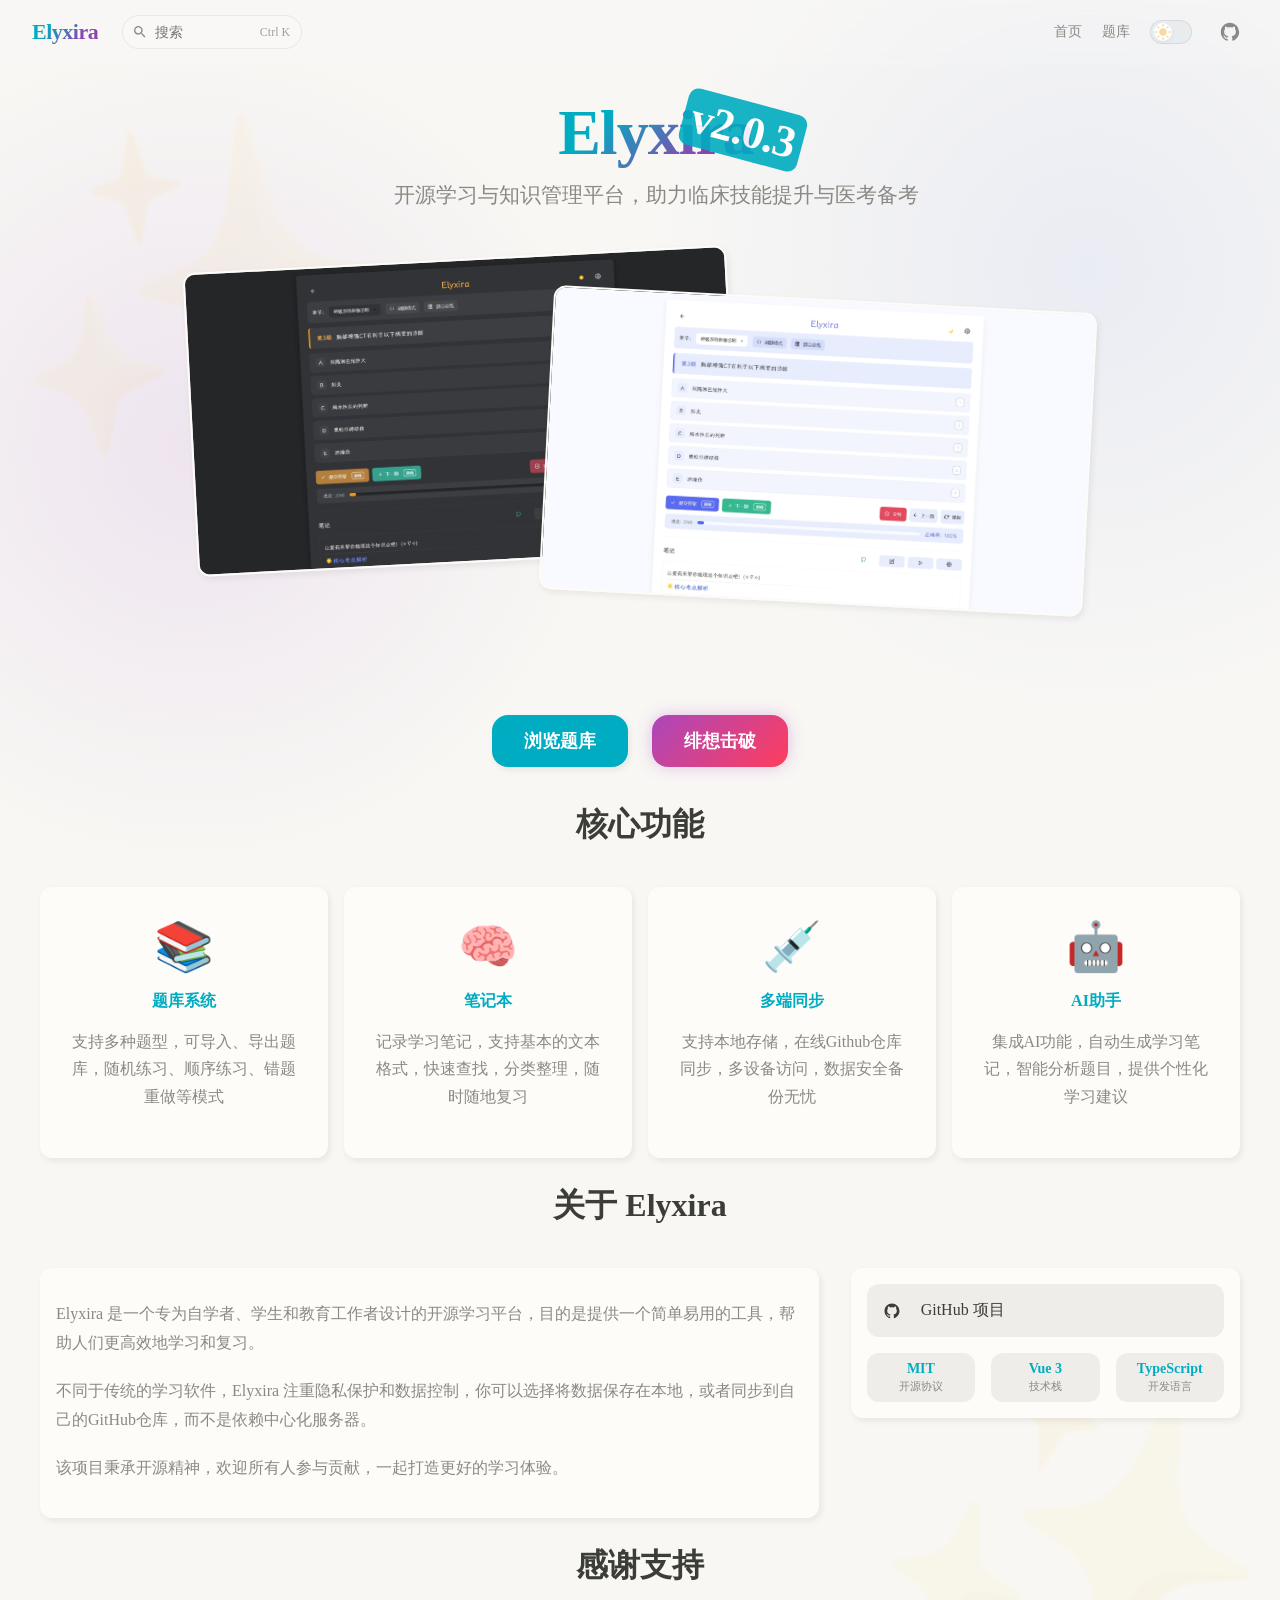
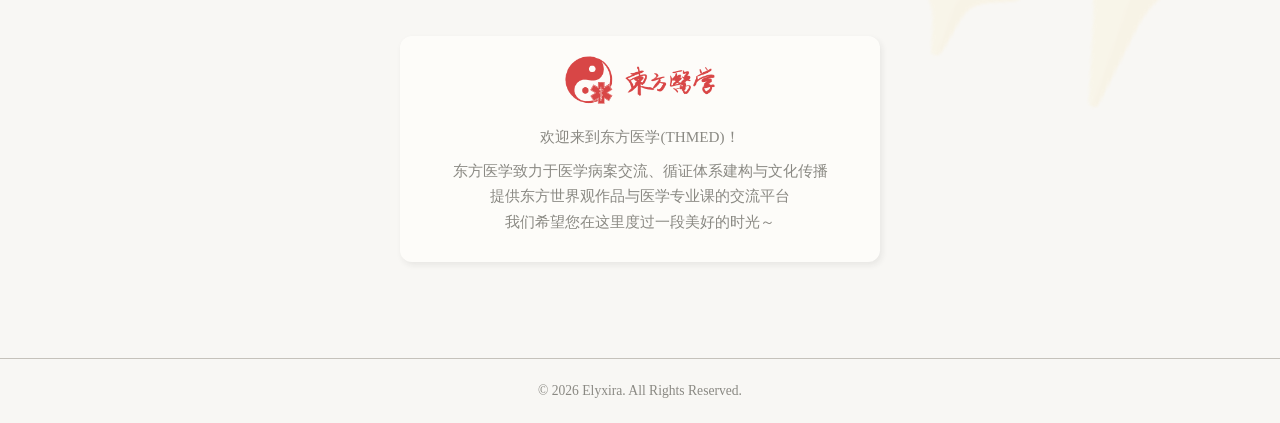
<file: index.html>
<!doctype html>
<html lang="zh-CN">
  <head>
    <meta charset="UTF-8" />
    <!-- 简单的emoji favicon方法 -->
    <link
      rel="icon"
      href="data:image/svg+xml,<svg viewBox='0 0 18 20' xmlns='http://www.w3.org/2000/svg'><text x='0' y='15'>📖</text></svg>"
    />
    <meta name="viewport" content="width=device-width, initial-scale=1.0" />
    <meta name="robots" content="noindex,nofollow" />
    <meta name="description" content="306 西综日常刷题：按科目或年份练习，支持错题、笔记与 AI 解析" />
    <meta name="theme-color" content="#3182ce" />
    <title>306 西综日常刷题</title>
    <style>
      @font-face {
        font-family: 'Emoji';
        src:
          local('Apple Color Emoji'), local('Android Emoji'), local('Segoe UI Emoji'),
          local('Noto Color Emoji');
        unicode-range: U+1F300-1F5FF, U+1F600-1F64F, U+1F680-1F6FF, U+2600-26FF;
      }
    </style>
    <script type="module" crossorigin src="./assets/index-C1BrB4mt.js"></script>
    <link rel="stylesheet" crossorigin href="./assets/index-DWLVpOii.css">
  </head>

  <body>
    <div id="app"></div>
  </body>
</html>
</file>
<file: assets/index-DWLVpOii.css>
.Vue-Toastification__container{z-index:9999;position:fixed;padding:4px;width:600px;box-sizing:border-box;display:flex;min-height:100%;color:#fff;flex-direction:column;pointer-events:none}@media only screen and (min-width : 600px){.Vue-Toastification__container.top-left,.Vue-Toastification__container.top-right,.Vue-Toastification__container.top-center{top:1em}.Vue-Toastification__container.bottom-left,.Vue-Toastification__container.bottom-right,.Vue-Toastification__container.bottom-center{bottom:1em;flex-direction:column-reverse}.Vue-Toastification__container.top-left,.Vue-Toastification__container.bottom-left{left:1em}.Vue-Toastification__container.top-left .Vue-Toastification__toast,.Vue-Toastification__container.bottom-left .Vue-Toastification__toast{margin-right:auto}@supports not (-moz-appearance: none){.Vue-Toastification__container.top-left .Vue-Toastification__toast--rtl,.Vue-Toastification__container.bottom-left .Vue-Toastification__toast--rtl{margin-right:unset;margin-left:auto}}.Vue-Toastification__container.top-right,.Vue-Toastification__container.bottom-right{right:1em}.Vue-Toastification__container.top-right .Vue-Toastification__toast,.Vue-Toastification__container.bottom-right .Vue-Toastification__toast{margin-left:auto}@supports not (-moz-appearance: none){.Vue-Toastification__container.top-right .Vue-Toastification__toast--rtl,.Vue-Toastification__container.bottom-right .Vue-Toastification__toast--rtl{margin-left:unset;margin-right:auto}}.Vue-Toastification__container.top-center,.Vue-Toastification__container.bottom-center{left:50%;margin-left:-300px}.Vue-Toastification__container.top-center .Vue-Toastification__toast,.Vue-Toastification__container.bottom-center .Vue-Toastification__toast{margin-left:auto;margin-right:auto}}@media only screen and (max-width : 600px){.Vue-Toastification__container{width:100vw;padding:0;left:0;margin:0}.Vue-Toastification__container .Vue-Toastification__toast{width:100%}.Vue-Toastification__container.top-left,.Vue-Toastification__container.top-right,.Vue-Toastification__container.top-center{top:0}.Vue-Toastification__container.bottom-left,.Vue-Toastification__container.bottom-right,.Vue-Toastification__container.bottom-center{bottom:0;flex-direction:column-reverse}}.Vue-Toastification__toast{display:inline-flex;position:relative;max-height:800px;min-height:64px;box-sizing:border-box;margin-bottom:1rem;padding:22px 24px;border-radius:8px;box-shadow:0 1px 10px #0000001a,0 2px 15px #0000000d;justify-content:space-between;font-family:Lato,Helvetica,Roboto,Arial,sans-serif;max-width:600px;min-width:326px;pointer-events:auto;overflow:hidden;transform:translateZ(0);direction:ltr}.Vue-Toastification__toast--rtl{direction:rtl}.Vue-Toastification__toast--default{background-color:#1976d2;color:#fff}.Vue-Toastification__toast--info{background-color:#2196f3;color:#fff}.Vue-Toastification__toast--success{background-color:#4caf50;color:#fff}.Vue-Toastification__toast--error{background-color:#ff5252;color:#fff}.Vue-Toastification__toast--warning{background-color:#ffc107;color:#fff}@media only screen and (max-width : 600px){.Vue-Toastification__toast{border-radius:0;margin-bottom:.5rem}}.Vue-Toastification__toast-body{flex:1;line-height:24px;font-size:16px;word-break:break-word;white-space:pre-wrap}.Vue-Toastification__toast-component-body{flex:1}.Vue-Toastification__toast.disable-transition{animation:none!important}.Vue-Toastification__close-button{font-weight:700;font-size:24px;line-height:24px;background:transparent;outline:none;border:none;padding:0 0 0 10px;cursor:pointer;transition:.3s ease;align-items:center;color:#fff;opacity:.3;transition:visibility 0s,opacity .2s linear}.Vue-Toastification__close-button:hover,.Vue-Toastification__close-button:focus{opacity:1}.Vue-Toastification__toast:not(:hover) .Vue-Toastification__close-button.show-on-hover{opacity:0}.Vue-Toastification__toast--rtl .Vue-Toastification__close-button{padding-left:unset;padding-right:10px}@keyframes scale-x-frames{0%{transform:scaleX(1)}to{transform:scaleX(0)}}.Vue-Toastification__progress-bar{position:absolute;bottom:0;left:0;width:100%;height:5px;z-index:10000;background-color:#ffffffb3;transform-origin:left;animation:scale-x-frames linear 1 forwards}.Vue-Toastification__toast--rtl .Vue-Toastification__progress-bar{right:0;left:unset;transform-origin:right}.Vue-Toastification__icon{margin:auto 18px auto 0;background:transparent;outline:none;border:none;padding:0;transition:.3s ease;align-items:center;width:20px;height:100%}.Vue-Toastification__toast--rtl .Vue-Toastification__icon{margin:auto 0 auto 18px}@keyframes bounceInRight{0%,60%,75%,90%,to{animation-timing-function:cubic-bezier(.215,.61,.355,1)}0%{opacity:0;transform:translate3d(3000px,0,0)}60%{opacity:1;transform:translate3d(-25px,0,0)}75%{transform:translate3d(10px,0,0)}90%{transform:translate3d(-5px,0,0)}to{transform:none}}@keyframes bounceOutRight{40%{opacity:1;transform:translate3d(-20px,0,0)}to{opacity:0;transform:translate3d(1000px,0,0)}}@keyframes bounceInLeft{0%,60%,75%,90%,to{animation-timing-function:cubic-bezier(.215,.61,.355,1)}0%{opacity:0;transform:translate3d(-3000px,0,0)}60%{opacity:1;transform:translate3d(25px,0,0)}75%{transform:translate3d(-10px,0,0)}90%{transform:translate3d(5px,0,0)}to{transform:none}}@keyframes bounceOutLeft{20%{opacity:1;transform:translate3d(20px,0,0)}to{opacity:0;transform:translate3d(-2000px,0,0)}}@keyframes bounceInUp{0%,60%,75%,90%,to{animation-timing-function:cubic-bezier(.215,.61,.355,1)}0%{opacity:0;transform:translate3d(0,3000px,0)}60%{opacity:1;transform:translate3d(0,-20px,0)}75%{transform:translate3d(0,10px,0)}90%{transform:translate3d(0,-5px,0)}to{transform:translateZ(0)}}@keyframes bounceOutUp{20%{transform:translate3d(0,-10px,0)}40%,45%{opacity:1;transform:translate3d(0,20px,0)}to{opacity:0;transform:translate3d(0,-2000px,0)}}@keyframes bounceInDown{0%,60%,75%,90%,to{animation-timing-function:cubic-bezier(.215,.61,.355,1)}0%{opacity:0;transform:translate3d(0,-3000px,0)}60%{opacity:1;transform:translate3d(0,25px,0)}75%{transform:translate3d(0,-10px,0)}90%{transform:translate3d(0,5px,0)}to{transform:none}}@keyframes bounceOutDown{20%{transform:translate3d(0,10px,0)}40%,45%{opacity:1;transform:translate3d(0,-20px,0)}to{opacity:0;transform:translate3d(0,2000px,0)}}.Vue-Toastification__bounce-enter-active.top-left,.Vue-Toastification__bounce-enter-active.bottom-left{animation-name:bounceInLeft}.Vue-Toastification__bounce-enter-active.top-right,.Vue-Toastification__bounce-enter-active.bottom-right{animation-name:bounceInRight}.Vue-Toastification__bounce-enter-active.top-center{animation-name:bounceInDown}.Vue-Toastification__bounce-enter-active.bottom-center{animation-name:bounceInUp}.Vue-Toastification__bounce-leave-active:not(.disable-transition).top-left,.Vue-Toastification__bounce-leave-active:not(.disable-transition).bottom-left{animation-name:bounceOutLeft}.Vue-Toastification__bounce-leave-active:not(.disable-transition).top-right,.Vue-Toastification__bounce-leave-active:not(.disable-transition).bottom-right{animation-name:bounceOutRight}.Vue-Toastification__bounce-leave-active:not(.disable-transition).top-center{animation-name:bounceOutUp}.Vue-Toastification__bounce-leave-active:not(.disable-transition).bottom-center{animation-name:bounceOutDown}.Vue-Toastification__bounce-leave-active,.Vue-Toastification__bounce-enter-active{animation-duration:.75s;animation-fill-mode:both}.Vue-Toastification__bounce-move{transition-timing-function:ease-in-out;transition-property:all;transition-duration:.4s}@keyframes fadeOutTop{0%{transform:translateY(0);opacity:1}to{transform:translateY(-50px);opacity:0}}@keyframes fadeOutLeft{0%{transform:translate(0);opacity:1}to{transform:translate(-50px);opacity:0}}@keyframes fadeOutBottom{0%{transform:translateY(0);opacity:1}to{transform:translateY(50px);opacity:0}}@keyframes fadeOutRight{0%{transform:translate(0);opacity:1}to{transform:translate(50px);opacity:0}}@keyframes fadeInLeft{0%{transform:translate(-50px);opacity:0}to{transform:translate(0);opacity:1}}@keyframes fadeInRight{0%{transform:translate(50px);opacity:0}to{transform:translate(0);opacity:1}}@keyframes fadeInTop{0%{transform:translateY(-50px);opacity:0}to{transform:translateY(0);opacity:1}}@keyframes fadeInBottom{0%{transform:translateY(50px);opacity:0}to{transform:translateY(0);opacity:1}}.Vue-Toastification__fade-enter-active.top-left,.Vue-Toastification__fade-enter-active.bottom-left{animation-name:fadeInLeft}.Vue-Toastification__fade-enter-active.top-right,.Vue-Toastification__fade-enter-active.bottom-right{animation-name:fadeInRight}.Vue-Toastification__fade-enter-active.top-center{animation-name:fadeInTop}.Vue-Toastification__fade-enter-active.bottom-center{animation-name:fadeInBottom}.Vue-Toastification__fade-leave-active:not(.disable-transition).top-left,.Vue-Toastification__fade-leave-active:not(.disable-transition).bottom-left{animation-name:fadeOutLeft}.Vue-Toastification__fade-leave-active:not(.disable-transition).top-right,.Vue-Toastification__fade-leave-active:not(.disable-transition).bottom-right{animation-name:fadeOutRight}.Vue-Toastification__fade-leave-active:not(.disable-transition).top-center{animation-name:fadeOutTop}.Vue-Toastification__fade-leave-active:not(.disable-transition).bottom-center{animation-name:fadeOutBottom}.Vue-Toastification__fade-leave-active,.Vue-Toastification__fade-enter-active{animation-duration:.75s;animation-fill-mode:both}.Vue-Toastification__fade-move{transition-timing-function:ease-in-out;transition-property:all;transition-duration:.4s}@keyframes slideInBlurredLeft{0%{transform:translate(-1000px) scaleX(2.5) scaleY(.2);transform-origin:100% 50%;filter:blur(40px);opacity:0}to{transform:translate(0) scaleY(1) scaleX(1);transform-origin:50% 50%;filter:blur(0);opacity:1}}@keyframes slideInBlurredTop{0%{transform:translateY(-1000px) scaleY(2.5) scaleX(.2);transform-origin:50% 0%;filter:blur(240px);opacity:0}to{transform:translateY(0) scaleY(1) scaleX(1);transform-origin:50% 50%;filter:blur(0);opacity:1}}@keyframes slideInBlurredRight{0%{transform:translate(1000px) scaleX(2.5) scaleY(.2);transform-origin:0% 50%;filter:blur(40px);opacity:0}to{transform:translate(0) scaleY(1) scaleX(1);transform-origin:50% 50%;filter:blur(0);opacity:1}}@keyframes slideInBlurredBottom{0%{transform:translateY(1000px) scaleY(2.5) scaleX(.2);transform-origin:50% 100%;filter:blur(240px);opacity:0}to{transform:translateY(0) scaleY(1) scaleX(1);transform-origin:50% 50%;filter:blur(0);opacity:1}}@keyframes slideOutBlurredTop{0%{transform:translateY(0) scaleY(1) scaleX(1);transform-origin:50% 0%;filter:blur(0);opacity:1}to{transform:translateY(-1000px) scaleY(2) scaleX(.2);transform-origin:50% 0%;filter:blur(240px);opacity:0}}@keyframes slideOutBlurredBottom{0%{transform:translateY(0) scaleY(1) scaleX(1);transform-origin:50% 50%;filter:blur(0);opacity:1}to{transform:translateY(1000px) scaleY(2) scaleX(.2);transform-origin:50% 100%;filter:blur(240px);opacity:0}}@keyframes slideOutBlurredLeft{0%{transform:translate(0) scaleY(1) scaleX(1);transform-origin:50% 50%;filter:blur(0);opacity:1}to{transform:translate(-1000px) scaleX(2) scaleY(.2);transform-origin:100% 50%;filter:blur(40px);opacity:0}}@keyframes slideOutBlurredRight{0%{transform:translate(0) scaleY(1) scaleX(1);transform-origin:50% 50%;filter:blur(0);opacity:1}to{transform:translate(1000px) scaleX(2) scaleY(.2);transform-origin:0% 50%;filter:blur(40px);opacity:0}}.Vue-Toastification__slideBlurred-enter-active.top-left,.Vue-Toastification__slideBlurred-enter-active.bottom-left{animation-name:slideInBlurredLeft}.Vue-Toastification__slideBlurred-enter-active.top-right,.Vue-Toastification__slideBlurred-enter-active.bottom-right{animation-name:slideInBlurredRight}.Vue-Toastification__slideBlurred-enter-active.top-center{animation-name:slideInBlurredTop}.Vue-Toastification__slideBlurred-enter-active.bottom-center{animation-name:slideInBlurredBottom}.Vue-Toastification__slideBlurred-leave-active:not(.disable-transition).top-left,.Vue-Toastification__slideBlurred-leave-active:not(.disable-transition).bottom-left{animation-name:slideOutBlurredLeft}.Vue-Toastification__slideBlurred-leave-active:not(.disable-transition).top-right,.Vue-Toastification__slideBlurred-leave-active:not(.disable-transition).bottom-right{animation-name:slideOutBlurredRight}.Vue-Toastification__slideBlurred-leave-active:not(.disable-transition).top-center{animation-name:slideOutBlurredTop}.Vue-Toastification__slideBlurred-leave-active:not(.disable-transition).bottom-center{animation-name:slideOutBlurredBottom}.Vue-Toastification__slideBlurred-leave-active,.Vue-Toastification__slideBlurred-enter-active{animation-duration:.75s;animation-fill-mode:both}.Vue-Toastification__slideBlurred-move{transition-timing-function:ease-in-out;transition-property:all;transition-duration:.4s}html,body{margin:0;padding:0;height:100%;scrollbar-width:none;-ms-overflow-style:none}html::-webkit-scrollbar,body::-webkit-scrollbar{display:none}.page-enter-active,.page-leave-active{transition:opacity .3s,transform .3s}.page-enter-from,.page-leave-to{opacity:0;transform:translateY(10px)}.loading{display:flex;justify-content:center;align-items:center;height:100vh;font-size:1.2rem;color:var(--color-primary)}.app-container{min-height:100vh}:root{--color-cyan-very-light: #b2ebf2;--color-cyan-light: #4dd0e1;--color-cyan: #00acc1;--color-cyan-dark: #00838f;--color-cyan-very-dark: #005662;--color-blue-very-light: #f4f6ff;--color-blue-light: #e8edfd;--color-blue: #5a6bf2;--color-blue-dark: #4a5df2;--color-blue-very-dark: #3542b2;--color-purple-very-light: #e8d6ef;--color-purple-light: #c39bd3;--color-purple: #8e44ad;--color-purple-dark: #5b2c6f;--color-purple-very-dark: #3b1a45;--color-gray-very-light: #efede9;--color-gray-light: #d9d7d1;--color-gray: #a8a59e;--color-gray-dark: #5c5a54;--color-gray-very-dark: #2d2c28;--color-white: #ffffff;--color-white-transparent: rgba(255, 255, 255, 0);--color-black: #000000;--color-black-transparent: rgba(0, 0, 0, 0);--color-transparent: transparent;--color-primary-light: rgba(74, 108, 247, .1);--color-primary: #4a6cf7;--color-secondary: #5568e8;--color-success: #2da88a;--color-success-dark: #249178;--color-warning: #ed9e1c;--color-tertiary: rgba(155, 175, 245, .1);--color-danger: #e5595a;--c-blue: #4468ee;--c-indigo: #3a42d5;--c-green: #059669;--c-red: #e54960;--c-yellow: #d97706;--c-sky: #3dacf7;--c-pink: #e94db3;--c-purple: #9c27b0;--c-orange: #ff9800;--c-brown: #7d6e63;--c-gray: #607d8b;--c-cyan: #00acc1;--t-dark: #3d3d38;--t-medium: #6b6a64;--t-light: #8a8983;--t-accent: #4a6cf7;--bg-blue: rgba(68, 104, 238, .1);--bg-indigo: rgba(58, 66, 213, .08);--bg-green: rgba(54, 185, 145, .08);--bg-red: rgba(229, 73, 96, .08);--bg-yellow: rgba(245, 166, 35, .08);--bg-sky: rgba(61, 172, 247, .08);--bg-pink: rgba(233, 77, 179, .08);--bg-purple: rgba(156, 39, 176, .08);--bg-orange: rgba(255, 152, 0, .08);--bg-brown: rgba(125, 110, 99, .08);--bg-gray: rgba(96, 125, 139, .08);--bg-cyan: rgba(0, 172, 193, .08);--bg-white: #f8f7f4;--bg-white-light: #efede9;--bg-white-transparent: rgba(255, 255, 255, .01);--bg-black-transparent: rgba(0, 0, 0, .01);--bg-gray-transparent: rgba(255, 255, 255, .1);--bg-knowledge: rgba(0, 172, 193, .08);--bg-quiz: rgba(142, 68, 173, .08);--bg-anime: rgba(114, 9, 183, .08);--bg-medical: rgba(71, 106, 238, .08);--bg-danger: rgba(239, 68, 68, .1);--bg-success: rgba(54, 185, 145, .12);--border: #c5c2bb;--border-gray-transparent: rgba(0, 0, 0, .07);--text: #3d3d38;--text-light: #8a8983;--text-main: #3d3d38;--text-secondary: #6b6a64;--text-heading: #5a6cf7;--hover-primary: #5a78f8;--hover-tertiary: #e8e5df;--hover-danger: #e5595a;--primary-color: #5164f4;--primary-color-dark: #3a4ad4;--color-danger-dark: #dc2626;--color-danger-bg: rgba(239, 68, 68, .1);--c-blue-darker: #2c4ad4;--text-color: #1f2937;--text-color-secondary: #6b7280;--bg-light: #f3f4f6;--border-light: #e5e7eb;--bg-mute: #f9faff;--code-background-dark: #343a40;--note-border: #e0e0e0;--gradient-primary: linear-gradient(135deg, var(--color-cyan), var(--color-purple));--gradient-card: linear-gradient(to right, rgba(0, 172, 193, .05), rgba(142, 68, 173, .05));--gradient-logo: linear-gradient(135deg, var(--color-cyan) 25%, var(--color-purple) 75%);--radius-sm: 8px;--radius: 12px;--radius-lg: 16px;--radius-full: 50%;--shadow-light: 1px 2px 4px hsl(30 10% 15% / .04);--shadow: 2px 3px 6px hsl(30 10% 15% / .08);--shadow-dark: 2px 4px 10px hsl(30 10% 15% / .1);--shadow-very-dark: 2px 6px 14px hsl(30 10% 15% / .12);--card: #fdfcf9;--card-dark: #f3f1ec;--note-bg: #faf9f5;--note-text: #3d3d38;--note-table-border: #b8dce8;--note-table-header-bg: #e8f2f6;--note-table-header-text: var(--color-black);--note-table-row-odd: #fdfcf9;--note-table-row-even: #f3f1ec;--note-code-bg: #f3f1ec;--note-code-text: #3d3d38;--note-code-border: #e8e5df;--note-mermaid-bg: transparent;--note-mermaid-border: rgba(0, 172, 193, .2);--note-mermaid-node-bg: #f8f7f4;--note-mermaid-node-border: #3daed7;--note-mermaid-cluster-bg: rgba(0, 172, 193, .06);--note-mermaid-edge-color: #607d8b;--note-mermaid-label-bg: #f3f1ec;--note-mermaid-font: var(--family-font);--note-quote-border: #3a56d4;--note-quote-bg: rgba(58, 86, 212, .12);--note-link: #2a4dd1;--note-mark-yellow: rgba(245, 166, 35, .3);--note-mark-green: rgba(54, 185, 145, .3);--note-mark-blue: rgba(61, 172, 247, .3);--note-mark-red: rgba(229, 73, 96, .3);--note-mark-purple: rgba(58, 66, 213, .3);--note-hr: rgba(0, 0, 0, .12);--note-h3: #0098b0;--transition-duration: .2s;--transition-timing: ease;--transition-all: all .25s ease;--theme-toggle__bg-white: #e9ecef;--theme-toggle__border: rgba(0, 0, 0, .08);--theme-toggle__icon-sun: #fad7a0;--theme-toggle__icon-moon: #d2b4de;--theme-toggle__bg-black: #3a3f50;--navbar__bg: rgba(255, 255, 255, .1);--navbar__bg-search: rgba(255, 255, 255, .1);--navbar__border: rgba(230, 235, 245, .2);--navbar__height: 64px;--font-mono: "JetBrains Mono", monospace;--family-font: "PingFang SC", "Microsoft YaHei", sans-serif}[data-theme=dark]{--color-white: #262624;--bg-white: #1d1d1b;--bg-white-light: #222220;--card: #262624;--card-dark: #2d2d2a;--text: #e8e7e2;--text-light: #a09e97;--text-main: #e8e7e2;--text-secondary: #b0aea8;--text-heading: #8a9cf8;--t-dark: #e8e7e2;--t-medium: #b0aea8;--t-light: #7c7a74;--border: #3e3d3a;--border-gray-transparent: rgba(255, 255, 255, .06);--shadow-light: 1px 2px 4px hsl(30 5% 5% / .3);--shadow: 2px 3px 6px hsl(30 5% 5% / .4);--shadow-dark: 2px 4px 10px hsl(30 5% 5% / .5);--shadow-very-dark: 2px 6px 14px hsl(30 5% 5% / .5);--bg-gray-transparent: rgba(255, 255, 255, .05);--hover-primary: #7a8ef8;--hover-tertiary: #2e2e2c;--hover-danger: #f07070;--c-blue: #6b8af8;--c-indigo: #5b6af0;--c-green: #34d399;--c-red: #f87171;--c-yellow: #fbbf24;--c-sky: #60c8f8;--c-pink: #f472b6;--c-purple: #c084fc;--c-orange: #fb923c;--c-brown: #a89880;--c-gray: #8899a6;--c-cyan: #38bdf8;--color-primary: #6b8af8;--color-primary-light: rgba(107, 138, 248, .15);--color-success: #34d399;--color-success-dark: #2eb88a;--color-warning: #fbbf24;--color-danger: #f87171;--navbar__bg: rgba(29, 29, 27, .92);--navbar__bg-search: rgba(255, 255, 255, .04);--navbar__border: rgba(255, 255, 255, .05);--theme-toggle__bg-white: #2e2e2c;--theme-toggle__bg-black: #52514e;--theme-toggle__border: rgba(255, 255, 255, .06);--note-bg: #222220;--note-text: #e8e7e2;--note-table-border: #3a3936;--note-table-header-bg: #2a2926;--note-table-header-text: #e8e7e2;--note-table-row-odd: #222220;--note-table-row-even: #282724;--note-code-bg: #1b1b19;--note-code-text: #d8d7d2;--note-code-border: #302f2c;--note-mermaid-bg: transparent;--note-mermaid-border: rgba(56, 189, 248, .2);--note-mermaid-node-bg: #1e1e2a;--note-mermaid-node-border: #38bdf8;--note-mermaid-cluster-bg: rgba(56, 189, 248, .08);--note-mermaid-edge-color: #8899a6;--note-mermaid-label-bg: #252535;--note-quote-border: #6b8af8;--note-quote-bg: rgba(107, 138, 248, .12);--note-link: #8ba8f8;--note-hr: rgba(255, 255, 255, .1);--note-h3: #38bdf8;--primary-color: #7a8ef8;--primary-color-dark: #6a7de8;--color-danger-dark: #e05050;--color-danger-bg: rgba(240, 112, 112, .1);--c-blue-darker: #5a7ae8;--text-color: #e8e7e2;--text-color-secondary: #a09e97;--bg-light: #222220;--border-light: #3a3936;--bg-mute: #1d1d1b;--code-background-dark: #1b1b19;--note-border: #3a3936}.modal{position:fixed;top:0;right:0;bottom:0;left:0;background-color:#00000080;-webkit-backdrop-filter:blur(2px);backdrop-filter:blur(2px);display:flex;align-items:center;justify-content:center;z-index:1000;opacity:0;visibility:hidden;transition:all .25s ease}.modal--active{opacity:1;visibility:visible}.modal__content{background-color:var(--card, #fff);border-radius:var(--radius, 8px);width:90%;max-width:600px;max-height:90vh;overflow:hidden;box-shadow:0 5px 20px #00000026;transform:scale(.95);transition:transform .25s ease;border:1px solid var(--border, #9ca3af);display:flex;flex-direction:column}.modal__content--settings{max-width:500px}.modal--active .modal__content{transform:scale(1)}.modal__header{padding:16px;border-bottom:1px solid var(--border, #9ca3af);display:flex;justify-content:space-between;align-items:center;position:sticky;top:0;background-color:var(--card, white);z-index:5;flex-shrink:0}.modal__title{margin:0;font-size:1.2em;color:var(--text-heading, #7684ef);font-weight:600}.modal__close{cursor:pointer;background:none;border:none;font-size:24px;color:var(--text-secondary, #5a5a68);width:32px;height:32px;display:flex;align-items:center;justify-content:center;border-radius:50%;transition:all .2s ease}.modal__close:hover{color:var(--color-danger, #ef4444);background-color:var(--bg-danger, rgba(239, 68, 68, .1))}.modal__body{padding:16px;overflow-y:auto;overflow-x:hidden;flex:1}.modal__footer{display:flex;justify-content:flex-end;align-items:center;gap:8px;padding:16px;position:sticky;bottom:0;background-color:var(--card, white);border-top:1px solid var(--border, #9ca3af);z-index:5;flex-shrink:0}.modal__form-description{font-size:.875em;color:var(--text-secondary, #5a5a68);margin-bottom:.5rem;white-space:normal;overflow:hidden;text-overflow:ellipsis}.modal__form-control{width:100%;min-width:128px;padding:10px 12px;border:1px solid var(--border);border-radius:var(--radius);background-color:var(--bg-white);color:var(--text-main);transition:all .2s ease;font-family:inherit;font-size:.95em;box-sizing:border-box;overflow:hidden;text-overflow:ellipsis;max-width:100%}textarea.modal__form-control{resize:vertical;max-height:300px;min-height:38px;overflow-y:auto}.modal__form-input-group{display:flex;align-items:center;gap:1rem;margin-top:.5rem}.modal__form-input-group input[type=range]{flex:1}.modal__form-input-group span{min-width:30px;text-align:right}.modal__form-options{margin-top:.5rem}.modal__form-actions{margin-top:1.5rem}.modal__settings-group{margin-bottom:20px;padding-bottom:15px}.modal__settings-group:last-child{border-bottom:none;margin-bottom:0;padding-bottom:0}.modal__settings-group-title{margin-bottom:15px;font-size:1em;font-weight:600;color:var(--text-secondary)}.modal__setting-item{display:flex;justify-content:space-between;align-items:center;margin-bottom:12px;padding:8px 0}.modal__setting-item-name{font-size:.9em;color:var(--text-main);margin-right:10px}.modal__settings-tabs{display:flex;border-bottom:1px solid var(--border);margin-bottom:1rem}.modal__settings-tab{padding:.75rem 1.5rem;background:none;border:none;cursor:pointer;font-weight:500;color:var(--text-secondary);position:relative}.modal__settings-tab--active{color:var(--text-main)}.modal__settings-tab--active:after{content:"";position:absolute;bottom:-1px;left:0;width:100%;height:2px;background-color:var(--color-primary)}.modal__tab-container{max-height:60vh;overflow-y:auto;padding-right:.5rem;overflow-x:hidden;width:100%;box-sizing:border-box}.modal__form-group--switch{display:flex;justify-content:space-between;align-items:center;padding:8px 0}.modal__form-group--switch .modal__form-label{margin-bottom:0}.modal__form-group{margin-bottom:1.5rem;width:100%;box-sizing:border-box;overflow:hidden}.modal__form-label{display:block;margin-bottom:.5rem;font-weight:500;white-space:nowrap;overflow:hidden;text-overflow:ellipsis}.modal__toggle-switch{position:relative;display:inline-block;width:42px;height:24px;flex-shrink:0}.modal__toggle-switch input{opacity:0;width:0;height:0}.modal__toggle-slider{position:absolute;cursor:pointer;top:0;left:0;right:0;bottom:0;background-color:var(--color-gray-light);transition:.4s;border-radius:15px}.modal__toggle-slider:before{position:absolute;content:"";height:16px;width:16px;left:4px;bottom:4px;background-color:#fff;transition:.4s;border-radius:8px}.modal__toggle-switch input:checked+.modal__toggle-slider{background-color:var(--color-blue)}.modal__toggle-switch input:checked+.modal__toggle-slider:before{transform:translate(18px)}.modal__form-group--preset{display:flex;align-items:center;margin-bottom:20px}.modal__form-group--preset .modal__form-label{margin-right:10px;white-space:nowrap;flex-shrink:0}.modal__preset-controls{display:flex;align-items:center;gap:5px;flex-grow:1}.modal__form-control--select{flex-grow:1;min-width:150px}.modal__button--icon{padding:5px 8px;font-size:.9em;line-height:1;flex-shrink:0;min-width:30px;text-align:center}.modal__button--icon:disabled{opacity:.5;cursor:not-allowed}.modal__select-styled{padding:6px 10px;border:1px solid var(--border);border-radius:4px;background-color:var(--color-background-soft);color:var(--color-text-primary);min-width:180px;font-size:.9em}.modal__select-styled:focus{outline:none;border-color:var(--color-primary);box-shadow:0 0 0 2px var(--color-primary-light)}.modal__option-row{display:flex;align-items:center;margin-bottom:10px}.modal__option-label{width:30px;font-weight:700}.modal__option-content{flex:1}.modal__option-delete{margin-left:10px;background:none;border:none;color:var(--color-danger);font-size:1.2em;cursor:pointer}.modal__add-option-btn{background:none;border:1px dashed var(--border);border-radius:4px;color:var(--color-text-secondary);padding:8px;width:100%;margin-top:10px;cursor:pointer}.modal__tabs{display:flex;flex-direction:column}.modal__tab-headers{display:flex;margin-bottom:1rem;border-bottom:1px solid var(--border)}.modal__tab-header{padding:.5rem 1rem;border:none;background:none;cursor:pointer;font-weight:500;color:var(--text-color-secondary);transition:all .3s ease}.modal__tab-header--active{color:var(--primary-color);border-bottom:2px solid var(--primary-color)}.modal__tab-content{flex:1;overflow:hidden;width:100%}.modal__tab-panel{display:none;width:100%;overflow:hidden}.modal__tab-panel--active{display:block}.modal__import-options,.modal__export-options{display:grid;gap:1.5rem}.modal__import-option,.modal__export-option{background:var(--card-bg);border-radius:8px;padding:1rem;box-shadow:0 2px 4px #0000000d}.modal__file-input-wrapper{margin-top:1rem}.modal__file-input-wrapper input[type=file]{display:none}.modal__file-input-label{display:inline-flex;align-items:center;gap:.5rem;padding:.5rem 1rem;background:var(--primary-color);color:var(--text-color);border-radius:4px;cursor:pointer;transition:background .3s ease;border:1px solid var(--border)}.modal__file-input-label:hover{background:var(--primary-color-dark)}.modal__url-import{margin-top:1rem;display:flex;gap:.5rem}.modal__url-import input{flex:1;padding:.5rem;border:1px solid var(--border);border-radius:4px;background:var(--input-bg);color:var(--text-color)}.modal__url-import button,.modal__export-button{padding:.5rem 1rem;background:var(--primary-color);color:var(--text-color);border:1px solid var(--border);border-radius:4px;cursor:pointer;transition:background .3s ease}.modal__url-import button:hover,.modal__export-button:hover{background:var(--primary-color-dark)}.modal__export-button{display:inline-flex;align-items:center;gap:.5rem;margin-top:1rem}.modal__statistics-results{padding:1rem}.modal__statistics-results-section{margin-bottom:1.5rem}.modal__statistics-results-title{margin-bottom:.5rem;font-size:1.2em;font-weight:600;color:var(--text-color)}.modal__statistics-results-card{background:var(--card-bg-light);border-radius:var(--radius);padding:1.5rem;text-align:center}.modal__statistics-results-score-display{font-size:2.5em;font-weight:700;color:var(--primary-color);margin-bottom:.5rem}.modal__statistics-results-score-detail{color:var(--text-color-secondary)}.modal__question-overview-grid{display:grid;grid-template-columns:repeat(auto-fill,minmax(40px,1fr));gap:10px;padding:1rem}.modal__question-overview-item{display:flex;align-items:center;justify-content:center;height:40px;background-color:var(--color-background-soft);border-radius:var(--radius-sm);font-weight:500;cursor:pointer;transition:all .2s ease}.modal__question-overview-item--current{background-color:var(--color-primary);color:#fff}.modal__question-overview-item--answered{border:1px solid var(--color-border)}.modal__question-overview-item--correct{background-color:var(--color-success-bg);color:var(--color-success)}.modal__question-overview-item--incorrect{background-color:var(--color-danger-bg);color:var(--color-danger)}.modal__debug-info{padding:1rem}.modal__debug-info h3{margin:1.5rem 0 .5rem;font-size:1em;color:var(--text-color-secondary);font-weight:600;border-bottom:1px solid var(--border-light);padding-bottom:.5rem}.modal__debug-info h3:first-child{margin-top:0}.modal__debug-item{display:flex;justify-content:space-between;padding:.5rem 0;border-bottom:1px dashed var(--border-light)}.modal__debug-item:last-child{border-bottom:none}.modal__button{padding:.5rem 1rem;border-radius:4px;font-weight:500;cursor:pointer;transition:all .2s ease;border:none;margin:0 4px;min-width:80px;height:36px;display:inline-flex;align-items:center;justify-content:center}.modal__button--primary{background-color:var(--color-primary, #5164f4);color:#fff}.modal__button--primary:hover{background-color:var(--hover-primary, #6366f1)}.modal__button--secondary{background-color:var(--color-gray-very-light, #f3f4f6);color:var(--text, #1f2937);border:1px solid var(--border, #9ca3af)}.modal__button--secondary:hover{background-color:var(--hover-tertiary, #e2e8f0)}.modal__button--danger{background-color:var(--color-danger);color:#fff}.modal__button--danger:hover{background-color:var(--color-danger-dark)}.modal__button--success{background-color:var(--color-success);color:#fff}.modal__button--success:hover{background-color:var(--color-success-dark)}.modal__separator{height:1px;background-color:var(--border, #9ca3af);margin:20px 0}.modal__section-title{font-size:1.1em;margin-bottom:15px;color:var(--text-main, #2a2a30);font-weight:500}.modal__info-panel{margin-bottom:20px;padding:15px;border-radius:var(--radius, 12px);background-color:var(--bg-white-light, #f3f4f6);border:1px solid var(--border, #9ca3af)}.modal__info-title{font-size:1em;margin-top:0;margin-bottom:10px;color:var(--text-heading, #7684ef);font-weight:600}.modal__info-message{color:var(--text-light, #6b7280);font-style:italic}.modal__info-content{display:flex;flex-direction:column;gap:8px}.modal__info-label{font-weight:500;min-width:100px;color:var(--text-light, #6b7280)}.modal-api-config{padding:20px}.modal-api-config .form-group{margin-bottom:15px}.modal-api-config .form-group label{display:block;margin-bottom:5px;font-weight:700}.modal-api-config .form-group input[type=text],.modal-api-config .form-group input[type=password],.modal-api-config .form-group input[type=number],.modal-api-config .form-group textarea{width:100%;padding:8px;border:1px solid var(--border, #ccc);border-radius:4px}.modal-api-config .form-group textarea{height:100px;resize:vertical}.modal-api-config .buttons{display:flex;justify-content:flex-end;gap:10px;margin-top:20px}.modal-api-config .button{padding:8px 16px;border:none;border-radius:4px;cursor:pointer;background-color:var(--bg-neutral, #f0f0f0)}.modal-api-config .button.primary{background-color:var(--color-primary, #4caf50);color:#fff}.modal__footer-buttons{display:flex;justify-content:flex-end;gap:10px;margin-top:20px}.modal__content--overview,.modal__content--statistics{max-width:550px}.modal__content--edit-question{max-width:700px}.modal__question-overview-grid{display:grid;grid-template-columns:repeat(auto-fill,minmax(45px,1fr));gap:8px;margin-top:10px}.modal__question-overview-item{height:40px;display:flex;align-items:center;justify-content:center;background-color:var(--bg-light);border-radius:6px;font-weight:500;cursor:pointer;border:1px solid var(--border-light);transition:all .2s ease}.modal__question-overview-item:hover{background-color:var(--bg-hover);transform:translateY(-2px);box-shadow:0 2px 6px #00000014}.modal__question-overview-item--current{background-color:var(--color-primary);color:#fff;border-color:var(--color-primary)}.modal__question-overview-item--answered{background-color:var(--bg-gray)}.modal__question-overview-item--correct{background-color:var(--bg-success);color:var(--color-success);border-color:var(--color-success)}.modal__question-overview-item--incorrect{background-color:var(--bg-danger);color:var(--color-danger);border-color:var(--color-danger)}.modal__statistics-results-section{padding:0 0 15px}.modal__statistics-results-title{font-size:1.1em;color:var(--color-primary);margin-bottom:15px;font-weight:600}.modal__statistics-results-card{background-color:var(--bg-light);border-radius:var(--radius);padding:20px;text-align:center;box-shadow:0 2px 6px #0000000d}.modal__statistics-results-score-display{font-size:2.5em;font-weight:700;margin-bottom:10px;color:var(--color-primary)}.modal__statistics-results-score-detail{color:var(--text-secondary);font-size:.95em}.modal__form-group{margin-bottom:16px;position:relative}.modal__form-label{display:block;margin-bottom:6px;font-weight:500;color:var(--text-secondary)}.modal__form-control{width:100%;padding:10px 12px;border:1px solid var(--border);border-radius:var(--radius);background-color:var(--bg-white);color:var(--text-main);transition:all .2s ease;font-family:inherit;font-size:.95em}.modal__form-control:focus{outline:none;border-color:var(--color-primary);box-shadow:0 0 0 2px var(--color-primary-light)}.modal__form-textarea{min-height:100px;resize:vertical;line-height:1.5}.modal__option-row{display:flex;align-items:center;margin-bottom:10px;gap:8px}.modal__option-row:last-of-type{margin-bottom:16px}.modal__option-label{width:32px;height:32px;flex-shrink:0;display:flex;align-items:center;justify-content:center;background-color:var(--bg-light);border-radius:4px;font-weight:600}.modal__option-content{flex-grow:1}.modal__option-delete{background-color:transparent;color:var(--color-danger);border:none;width:32px;height:32px;display:flex;align-items:center;justify-content:center;cursor:pointer;border-radius:50%;transition:all .2s ease;flex-shrink:0}.modal__option-delete:hover{background-color:var(--bg-danger);transform:rotate(90deg)}.modal__add-option-btn{display:flex;align-items:center;justify-content:center;background-color:var(--bg-light);color:var(--text-secondary);border:1px dashed var(--border);padding:10px;width:100%;border-radius:var(--radius);cursor:pointer;transition:all .2s ease;font-weight:500;margin-top:5px}.modal__add-option-btn:hover{background-color:var(--bg-hover);color:var(--color-primary);border-color:var(--color-primary)}.modal__separator{height:1px;background-color:var(--border);margin:20px 0}.modal__section-title{font-size:1.1em;margin-bottom:15px;color:var(--text-main)}.modal__info-panel{margin-bottom:20px;padding:15px;border-radius:var(--radius);background-color:var(--bg-white-light);border:1px solid var(--border)}.modal__info-title{font-size:1em;margin-top:0;margin-bottom:10px;color:var(--text-heading)}.modal__info-message{color:var(--text-light);font-style:italic}.modal__info-content{display:flex;flex-direction:column;gap:5px}.modal__info-item{display:flex;align-items:center}.modal__info-label{font-weight:500;min-width:100px;color:var(--text-light)}.modal__info-value{color:var(--text-main)}.modal__button--small{padding:2px 8px;font-size:12px}.modal__button--reset{position:absolute;right:10px;top:0;padding:2px 8px;font-size:12px;background-color:transparent;border:none;color:var(--color-text-secondary);cursor:pointer;border-radius:3px}.modal__button--reset:hover{color:var(--color-primary);background-color:var(--color-bg-hover)}.modal__prompt-controls{position:absolute;right:10px;top:0}.modal__prompt-presets-container{position:fixed;top:0;left:0;width:100%;height:100%;display:flex;justify-content:center;align-items:center;z-index:10000;background-color:#0000004d}.modal__prompt-presets{position:relative;width:350px;max-width:90%;background-color:var(--card, #fff);border:1px solid var(--border, #9ca3af);border-radius:var(--radius, 8px);box-shadow:0 5px 15px #0003}.modal__prompt-presets-header{padding:12px 15px;font-weight:600;border-bottom:1px solid var(--border, #9ca3af);background-color:var(--bg-light, #f3f4f6);border-radius:var(--radius, 8px) var(--radius, 8px) 0 0}.modal__prompt-presets-list{max-height:300px;overflow-y:auto}.modal__prompt-preset-item{padding:12px 15px;border-bottom:1px solid var(--border-light, #e5e7eb);cursor:pointer;transition:background-color .2s ease}.modal__prompt-preset-item:hover{background-color:var(--bg-hover, #f8fafc)}.modal__prompt-preset-item:last-child{border-bottom:none}.modal__prompt-preset-name{font-weight:500;margin-bottom:4px}.modal__prompt-preset-desc{font-size:.85em;color:var(--text-secondary, #6b7280)}.modal__prompt-presets-empty{padding:30px 15px;text-align:center;color:var(--text-secondary, #6b7280);font-style:italic}.modal__prompt-presets-actions{display:flex;justify-content:flex-end;gap:8px;padding:12px 15px;border-top:1px solid var(--border-light, #e5e7eb);background-color:var(--bg-light, #f3f4f6);border-radius:0 0 var(--radius, 8px) var(--radius, 8px)}
</file>
